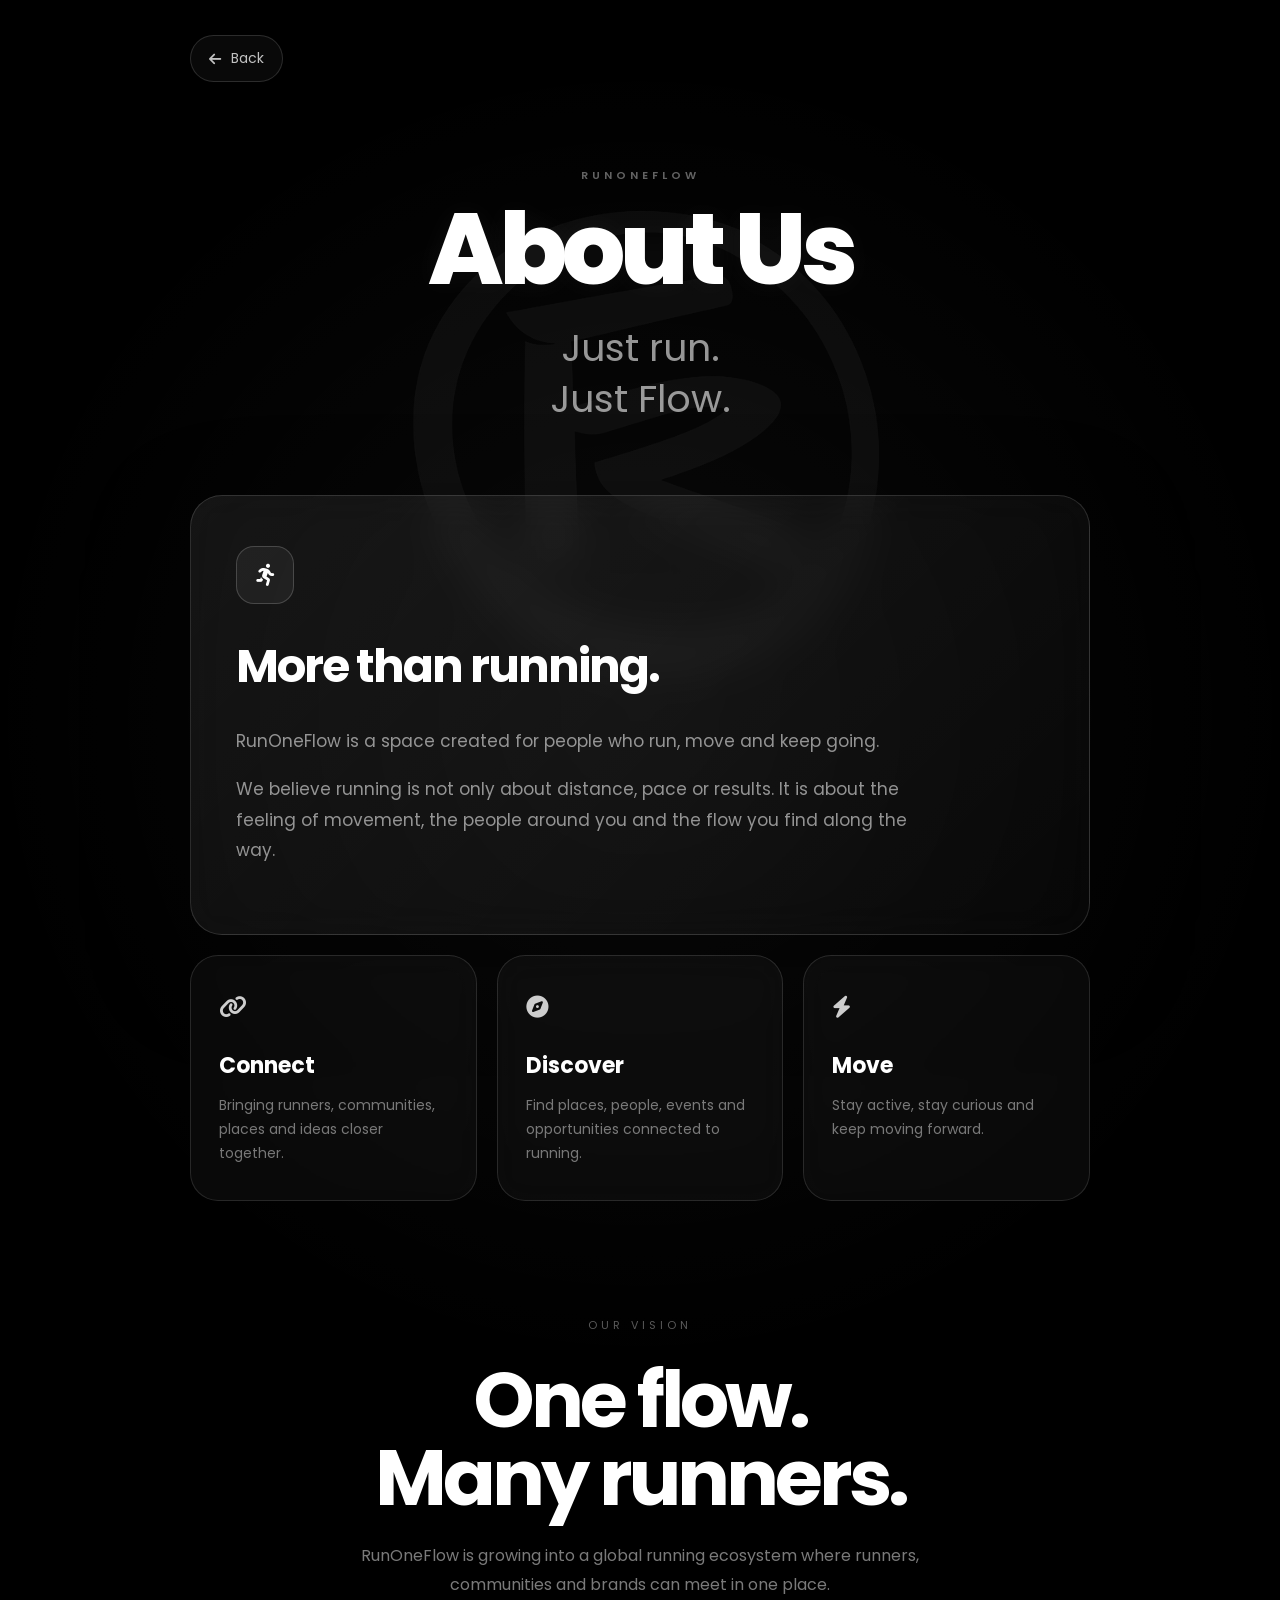
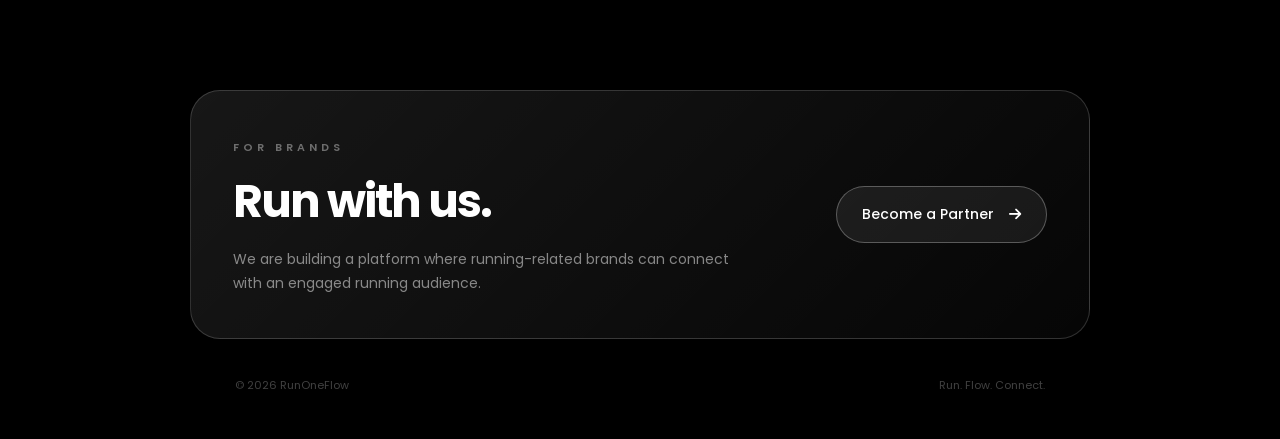
<file: about.html>
<!DOCTYPE html>
<html lang="en">

<head>

  <meta charset="UTF-8">

  <meta name="viewport"
        content="width=device-width, initial-scale=1.0">

  <title>About Us — RunOneFlow</title>

  <link rel="stylesheet" href="style.css">

  <link rel="preconnect"
        href="https://fonts.googleapis.com">

  <link rel="preconnect"
        href="https://fonts.gstatic.com"
        crossorigin>

  <link href="https://fonts.googleapis.com/css2?family=Poppins:wght@300;400;500;600;700;800&display=swap"
        rel="stylesheet">

  <link rel="stylesheet"
        href="https://cdnjs.cloudflare.com/ajax/libs/font-awesome/6.5.2/css/all.min.css">

</head>


<body>

  <main class="about-page">

    <!-- Background logo -->

    <img src="logo.PNG"
         class="about-logo"
         alt="RunOneFlow">


    <div class="about-container">


      <!-- Back -->

      <a href="index.html"
         class="back-button">

        <i class="fa-solid fa-arrow-left"></i>

        <span>Back</span>

      </a>


      <!-- Header -->

      <section class="about-header">

        <div class="small-label">
          RUNONEFLOW
        </div>

        <h1>
          About Us
        </h1>

        <p class="about-lead">
          Just run.<br>
          Just Flow.
        </p>

      </section>


      <!-- Main story -->

      <section class="about-card">

        <div class="card-icon">
          <i class="fa-solid fa-person-running"></i>
        </div>

        <h2>
          More than running.
        </h2>

        <p>
          RunOneFlow is a space created for people
          who run, move and keep going.
        </p>

        <p>
          We believe running is not only about distance,
          pace or results. It is about the feeling of
          movement, the people around you and the flow
          you find along the way.
        </p>

      </section>


      <!-- Mission -->

      <section class="about-grid">


        <div class="about-mini-card">

          <div class="mini-icon">
            <i class="fa-solid fa-link"></i>
          </div>

          <h3>
            Connect
          </h3>

          <p>
            Bringing runners, communities,
            places and ideas closer together.
          </p>

        </div>


        <div class="about-mini-card">

          <div class="mini-icon">
            <i class="fa-solid fa-compass"></i>
          </div>

          <h3>
            Discover
          </h3>

          <p>
            Find places, people, events and
            opportunities connected to running.
          </p>

        </div>


        <div class="about-mini-card">

          <div class="mini-icon">
            <i class="fa-solid fa-bolt"></i>
          </div>

          <h3>
            Move
          </h3>

          <p>
            Stay active, stay curious and
            keep moving forward.
          </p>

        </div>


      </section>


      <!-- Vision -->

      <section class="vision">

        <span>
          OUR VISION
        </span>

        <h2>
          One flow.<br>
          Many runners.
        </h2>

        <p>
          RunOneFlow is growing into a global
          running ecosystem where runners,
          communities and brands can meet
          in one place.
        </p>

      </section>


      <!-- Partners -->

      <section class="partner-card">

        <div>

          <span class="small-label">
            FOR BRANDS
          </span>

          <h2>
            Run with us.
          </h2>

          <p>
            We are building a platform where
            running-related brands can connect
            with an engaged running audience.
          </p>

        </div>


        <a href="index.html"
           class="premium-button">

          <span>
            Become a Partner
          </span>

          <i class="fa-solid fa-arrow-right"></i>

        </a>

      </section>


      <!-- Footer -->

      <footer class="about-footer">

        <span>
          © 2026 RunOneFlow
        </span>

        <span>
          Run. Flow. Connect.
        </span>

      </footer>


    </div>

  </main>


</body>

</html>
</file>
<file: style.css>
/* =========================================
   RunOneFlow — Premium Style
   ========================================= */

* {
  margin: 0;
  padding: 0;
  box-sizing: border-box;
}

html,
body {
  width: 100%;
  min-height: 100%;
}

body {
  font-family: "Poppins", sans-serif;
  background: #000;
  color: #fff;
  overflow-x: hidden;
}


/* =========================================
   HERO
   ========================================= */

.hero {
  position: relative;
  min-height: 100vh;
  width: 100%;

  display: flex;
  align-items: center;
  justify-content: center;

  overflow: hidden;

  background:
    radial-gradient(
      circle at 50% 45%,
      rgba(255,255,255,0.045),
      transparent 45%
    ),
    #000;
}


/* =========================================
   BACKGROUND LOGO
   ========================================= */

.background-logo {
  position: absolute;

  width: min(820px, 95vw);

  left: 50%;
  top: 50%;

  transform: translate(-50%, -50%);

  opacity: 0.075;

  filter:
    grayscale(1)
    contrast(1.2);

  pointer-events: none;

  animation: logoFloat 9s ease-in-out infinite;
}


/* Soft glow behind logo */

.hero::before {
  content: "";

  position: absolute;

  width: 650px;
  height: 650px;

  left: 50%;
  top: 50%;

  transform: translate(-50%, -50%);

  background: radial-gradient(
    circle,
    rgba(255,255,255,0.06),
    transparent 65%
  );

  filter: blur(30px);

  pointer-events: none;
}


/* =========================================
   CONTENT
   ========================================= */

.content {
  position: relative;
  z-index: 2;

  width: min(900px, 90%);

  text-align: center;

  padding: 60px 20px;
}


/* =========================================
   BRAND NAME
   ========================================= */

h1 {
  font-size: clamp(52px, 9vw, 110px);

  font-weight: 800;

  letter-spacing: -5px;

  line-height: 0.95;

  margin-bottom: 32px;

  color: #fff;

  text-shadow:
    0 0 30px rgba(255,255,255,0.05);

  animation: titleAppear 1.2s ease forwards;
}


/* =========================================
   TAGLINE
   ========================================= */

.tagline {
  font-size: clamp(24px, 4vw, 38px);

  font-weight: 400;

  line-height: 1.35;

  letter-spacing: -1px;

  color: rgba(255,255,255,0.62);

  margin-bottom: 55px;

  animation: fadeUp 1.2s ease 0.2s both;
}


/* =========================================
   LINKS
   ========================================= */

.links {
  width: min(650px, 100%);

  margin: 0 auto;

  display: flex;

  flex-direction: column;

  gap: 15px;
}


.link {
  position: relative;

  min-height: 72px;

  display: flex;

  align-items: center;

  justify-content: center;

  gap: 16px;

  padding: 18px 55px;

  border: 1px solid rgba(255,255,255,0.14);

  border-radius: 22px;

  background:
    linear-gradient(
      135deg,
      rgba(255,255,255,0.065),
      rgba(255,255,255,0.015)
    );

  color: #fff;

  text-decoration: none;

  font-size: 20px;

  font-weight: 500;

  backdrop-filter: blur(14px);

  -webkit-backdrop-filter: blur(14px);

  transition:
    transform 0.45s cubic-bezier(.2,.8,.2,1),
    border-color 0.45s ease,
    background 0.45s ease,
    box-shadow 0.45s ease;

  animation: fadeUp 0.8s ease both;
}


/* Stagger */

.link:nth-child(1) {
  animation-delay: 0.25s;
}

.link:nth-child(2) {
  animation-delay: 0.35s;
}

.link:nth-child(3) {
  animation-delay: 0.45s;
}

.link:nth-child(4) {
  animation-delay: 0.55s;
}

.link:nth-child(5) {
  animation-delay: 0.65s;
}


/* =========================================
   ICON
   ========================================= */

.icon {
  width: 30px;

  display: flex;

  align-items: center;
  justify-content: center;

  font-size: 21px;

  transition:
    transform 0.4s ease;
}


/* =========================================
   ARROW
   ========================================= */

.arrow {
  position: absolute;

  right: 22px;

  font-size: 13px;

  opacity: 0;

  transform: translateX(-8px);

  transition:
    opacity 0.35s ease,
    transform 0.35s ease;
}


/* =========================================
   HOVER
   ========================================= */

.link:hover {
  transform:
    translateY(-5px)
    scale(1.015);

  border-color:
    rgba(255,255,255,0.45);

  background:
    linear-gradient(
      135deg,
      rgba(255,255,255,0.12),
      rgba(255,255,255,0.035)
    );

  box-shadow:
    0 15px 45px rgba(0,0,0,0.45),
    0 0 25px rgba(255,255,255,0.04);
}


.link:hover .icon {
  transform: scale(1.15);
}


.link:hover .arrow {
  opacity: 0.8;

  transform: translateX(0);
}


/* =========================================
   DONATE / SUPPORT
   ========================================= */

.donate {
  margin-top: 12px;

  border-color:
    rgba(255,255,255,0.28);

  background:
    linear-gradient(
      135deg,
      rgba(255,255,255,0.10),
      rgba(255,255,255,0.025)
    );
}


.donate .icon {
  color: #fff;
}


.donate:hover {
  border-color:
    rgba(255,255,255,0.65);

  box-shadow:
    0 15px 50px rgba(255,255,255,0.08);
}


/* =========================================
   FOOTER
   ========================================= */

footer {
  position: absolute;

  bottom: 25px;

  left: 50%;

  transform: translateX(-50%);

  width: 90%;

  display: flex;

  justify-content: space-between;

  color: rgba(255,255,255,0.32);

  font-size: 12px;

  z-index: 3;
}


/* =========================================
   ANIMATIONS
   ========================================= */

@keyframes logoFloat {

  0% {
    transform:
      translate(-50%, -50%)
      scale(1);
  }

  50% {
    transform:
      translate(-50%, -50%)
      scale(1.035);
  }

  100% {
    transform:
      translate(-50%, -50%)
      scale(1);
  }
}


@keyframes titleAppear {

  from {
    opacity: 0;

    transform:
      translateY(25px)
      scale(0.97);
  }

  to {
    opacity: 1;

    transform:
      translateY(0)
      scale(1);
  }
}


@keyframes fadeUp {

  from {
    opacity: 0;

    transform:
      translateY(25px);
  }

  to {
    opacity: 1;

    transform:
      translateY(0);
  }
}


/* =========================================
   MOBILE
   ========================================= */

@media (max-width: 600px) {

  .hero {
    min-height: 100svh;

    align-items: center;
  }

  .background-logo {
    width: 120vw;

    opacity: 0.065;
  }

  .content {
    padding:
      50px 18px 80px;
  }

  h1 {
    font-size: clamp(52px, 15vw, 82px);

    letter-spacing: -4px;

    margin-bottom: 24px;
  }

  .tagline {
    font-size: 25px;

    line-height: 1.35;

    margin-bottom: 42px;
  }

  .links {
    gap: 13px;
  }

  .link {
    min-height: 66px;

    border-radius: 20px;

    font-size: 18px;

    padding:
      16px 45px;
  }

  .arrow {
    right: 18px;
  }

  footer {
    bottom: 18px;

    font-size: 10px;
  }
}


/* =========================================
   REDUCED MOTION
   ========================================= */

@media (prefers-reduced-motion: reduce) {

  *,
  *::before,
  *::after {
    animation: none !important;

    transition: none !important;
  }
}
/* =========================================
   ABOUT US — PREMIUM PAGE
   ========================================= */

.about-page {
  position: relative;
  min-height: 100vh;
  overflow: hidden;
  background:
    radial-gradient(
      circle at 50% 35%,
      rgba(255,255,255,0.045),
      transparent 45%
    ),
    #000;
}


/* =========================================
   BACKGROUND LOGO
   ========================================= */

.about-logo {
  position: fixed;

  width: min(850px, 120vw);

  left: 50%;
  top: 50%;

  transform: translate(-50%, -50%);

  opacity: 0.055;

  filter: grayscale(1) contrast(1.2);

  pointer-events: none;

  animation: aboutLogoFloat 10s ease-in-out infinite;
}


/* =========================================
   CONTAINER
   ========================================= */

.about-container {
  position: relative;

  z-index: 2;

  width: min(900px, 92%);

  margin: 0 auto;

  padding:
    35px 0 50px;
}


/* =========================================
   BACK BUTTON
   ========================================= */

.back-button {
  display: inline-flex;

  align-items: center;

  gap: 10px;

  padding: 12px 18px;

  border: 1px solid rgba(255,255,255,0.14);

  border-radius: 50px;

  color: rgba(255,255,255,0.75);

  background:
    rgba(255,255,255,0.035);

  backdrop-filter: blur(12px);

  -webkit-backdrop-filter: blur(12px);

  text-decoration: none;

  font-size: 14px;

  transition:
    0.4s ease;
}

.back-button:hover {
  color: #fff;

  border-color:
    rgba(255,255,255,0.4);

  transform:
    translateX(-4px);
}


/* =========================================
   HEADER
   ========================================= */

.about-header {
  text-align: center;

  padding:
    85px 20px 70px;
}

.small-label {
  font-size: 11px;

  font-weight: 600;

  letter-spacing: 4px;

  color:
    rgba(255,255,255,0.38);

  margin-bottom: 18px;
}


.about-header h1 {
  font-size:
    clamp(55px, 10vw, 100px);

  margin-bottom: 25px;

  letter-spacing: -5px;
}


.about-lead {
  font-size:
    clamp(24px, 4vw, 38px);

  line-height: 1.35;

  color:
    rgba(255,255,255,0.58);

  animation:
    fadeUp 1s ease 0.2s both;
}


/* =========================================
   MAIN CARD
   ========================================= */

.about-card {
  position: relative;

  padding:
    50px 45px;

  border:
    1px solid rgba(255,255,255,0.14);

  border-radius: 32px;

  background:
    linear-gradient(
      135deg,
      rgba(255,255,255,0.075),
      rgba(255,255,255,0.018)
    );

  backdrop-filter:
    blur(20px);

  -webkit-backdrop-filter:
    blur(20px);

  box-shadow:
    0 30px 100px rgba(0,0,0,0.35);

  margin-bottom: 20px;

  animation:
    fadeUp 0.9s ease both;
}


.card-icon {
  width: 58px;

  height: 58px;

  display: flex;

  align-items: center;

  justify-content: center;

  border:
    1px solid rgba(255,255,255,0.18);

  border-radius: 18px;

  margin-bottom: 28px;

  font-size: 22px;

  background:
    rgba(255,255,255,0.05);
}


.about-card h2 {
  font-size:
    clamp(30px, 5vw, 46px);

  letter-spacing:
    -2px;

  margin-bottom: 25px;
}


.about-card p {
  max-width: 700px;

  margin-bottom: 18px;

  font-size: 17px;

  line-height: 1.8;

  color:
    rgba(255,255,255,0.55);
}


/* =========================================
   THREE CARDS
   ========================================= */

.about-grid {
  display: grid;

  grid-template-columns:
    repeat(3, 1fr);

  gap: 20px;

  margin-bottom: 20px;
}


.about-mini-card {
  padding:
    35px 28px;

  border:
    1px solid rgba(255,255,255,0.12);

  border-radius: 28px;

  background:
    rgba(255,255,255,0.035);

  backdrop-filter:
    blur(16px);

  -webkit-backdrop-filter:
    blur(16px);

  transition:
    transform 0.45s ease,
    border-color 0.45s ease,
    background 0.45s ease;

  animation:
    fadeUp 0.8s ease both;
}


.about-mini-card:nth-child(2) {
  animation-delay: 0.1s;
}


.about-mini-card:nth-child(3) {
  animation-delay: 0.2s;
}


.about-mini-card:hover {
  transform:
    translateY(-7px);

  border-color:
    rgba(255,255,255,0.35);

  background:
    rgba(255,255,255,0.065);
}


.mini-icon {
  font-size: 22px;

  margin-bottom: 25px;

  color:
    rgba(255,255,255,0.8);
}


.about-mini-card h3 {
  font-size: 22px;

  margin-bottom: 12px;
}


.about-mini-card p {
  font-size: 14px;

  line-height: 1.7;

  color:
    rgba(255,255,255,0.45);
}


/* =========================================
   VISION
   ========================================= */

.vision {
  text-align: center;

  padding:
    90px 30px;

  animation:
    fadeUp 1s ease both;
}


.vision > span {
  font-size: 11px;

  letter-spacing: 4px;

  color:
    rgba(255,255,255,0.35);
}


.vision h2 {
  font-size:
    clamp(42px, 8vw, 78px);

  line-height: 1;

  letter-spacing:
    -4px;

  margin:
    25px 0;
}


.vision p {
  max-width: 600px;

  margin: auto;

  font-size: 16px;

  line-height: 1.8;

  color:
    rgba(255,255,255,0.48);
}


/* =========================================
   PARTNER CARD
   ========================================= */

.partner-card {
  display: flex;

  align-items: center;

  justify-content: space-between;

  gap: 40px;

  padding:
    42px;

  border:
    1px solid rgba(255,255,255,0.17);

  border-radius: 30px;

  background:
    linear-gradient(
      135deg,
      rgba(255,255,255,0.09),
      rgba(255,255,255,0.025)
    );

  backdrop-filter:
    blur(20px);

  -webkit-backdrop-filter:
    blur(20px);

  margin-bottom: 50px;

  animation:
    fadeUp 1s ease both;
}


.partner-card h2 {
  font-size:
    clamp(30px, 5vw, 45px);

  letter-spacing:
    -2px;

  margin:
    10px 0 12px;
}


.partner-card p {
  max-width: 500px;

  font-size: 14px;

  line-height: 1.7;

  color:
    rgba(255,255,255,0.5);
}


/* =========================================
   PREMIUM BUTTON
   ========================================= */

.premium-button {
  flex-shrink: 0;

  display: inline-flex;

  align-items: center;

  gap: 15px;

  padding:
    17px 25px;

  border:
    1px solid rgba(255,255,255,0.28);

  border-radius: 50px;

  color: #fff;

  text-decoration: none;

  font-size: 14px;

  font-weight: 500;

  background:
    rgba(255,255,255,0.07);

  transition:
    transform 0.4s ease,
    background 0.4s ease,
    border-color 0.4s ease,
    box-shadow 0.4s ease;
}


.premium-button:hover {
  transform:
    translateY(-3px);

  background:
    rgba(255,255,255,0.14);

  border-color:
    rgba(255,255,255,0.6);

  box-shadow:
    0 15px 40px rgba(255,255,255,0.07);
}


.premium-button i {
  transition:
    transform 0.4s ease;
}


.premium-button:hover i {
  transform:
    translateX(5px);
}


/* =========================================
   FOOTER
   ========================================= */

.about-footer {
  display: flex;

  justify-content: space-between;

  padding:
    20px 0;

  color:
    rgba(255,255,255,0.25);

  font-size: 11px;
}


/* =========================================
   ANIMATION
   ========================================= */

@keyframes aboutLogoFloat {

  0% {
    transform:
      translate(-50%, -50%)
      scale(1);
  }

  50% {
    transform:
      translate(-50%, -50%)
      scale(1.04);
  }

  100% {
    transform:
      translate(-50%, -50%)
      scale(1);
  }
}


/* =========================================
   MOBILE
   ========================================= */

@media (max-width: 700px) {

  .about-container {
    width: 90%;

    padding-bottom: 35px;
  }


  .about-header {
    padding:
      65px 10px 50px;
  }


  .about-header h1 {
    font-size:
      clamp(52px, 15vw, 78px);

    letter-spacing:
      -4px;
  }


  .about-lead {
    font-size: 25px;
  }


  .about-card {
    padding:
      35px 25px;

    border-radius: 26px;
  }


  .about-card p {
    font-size: 15px;

    line-height: 1.7;
  }


  .about-grid {
    grid-template-columns: 1fr;

    gap: 14px;
  }


  .about-mini-card {
    padding:
      28px 25px;
  }


  .vision {
    padding:
      70px 15px;
  }


  .vision h2 {
    letter-spacing:
      -3px;
  }


  .partner-card {
    flex-direction: column;

    align-items: flex-start;

    padding:
      30px 25px;

    border-radius: 26px;
  }


  .premium-button {
    width: 100%;

    justify-content: center;
  }


  .about-footer {
    flex-direction: column;

    align-items: center;

    gap: 8px;

    padding-bottom: 10px;
  }


  .about-logo {
    width: 140vw;

    opacity: 0.045;
  }
}
/* =========================================================
   RUNONEFLOW FLOW CALENDAR — PREMIUM LUNAR DASHBOARD
   ========================================================= */

.flow-calendar-page {
  margin: 0;
  min-height: 100vh;
  font-family: "Poppins", sans-serif;
  color: #eef4ff;
  background:
    radial-gradient(circle at 50% 10%, rgba(52, 77, 130, 0.16), transparent 28%),
    radial-gradient(circle at 85% 30%, rgba(95, 64, 170, 0.10), transparent 35%),
    linear-gradient(180deg, #050914 0%, #07111d 48%, #03070d 100%);
  overflow-x: hidden;
}

.flow-calendar-page::before {
  content: "";
  position: fixed;
  inset: 0;
  pointer-events: none;
  opacity: 0.35;
  background-image:
    radial-gradient(circle at 10% 20%, rgba(255,255,255,.8) 0 1px, transparent 1.2px),
    radial-gradient(circle at 30% 12%, rgba(255,255,255,.55) 0 1px, transparent 1.2px),
    radial-gradient(circle at 62% 18%, rgba(255,255,255,.45) 0 1px, transparent 1.2px),
    radial-gradient(circle at 80% 8%, rgba(255,255,255,.6) 0 1px, transparent 1.2px),
    radial-gradient(circle at 92% 28%, rgba(255,255,255,.55) 0 1px, transparent 1.2px);
  background-size: 260px 260px;
}

.flow-app {
  width: min(1500px, calc(100% - 36px));
  margin: 0 auto;
  padding: 24px 0 36px;
}


/* =========================
   NAV
   ========================= */

.flow-nav {
  display: grid;
  grid-template-columns: 1fr auto 1fr;
  align-items: center;
  gap: 30px;
  margin-bottom: 32px;
}

.flow-logo {
  display: flex;
  flex-direction: column;
}

.flow-logo a {
  color: #fff;
  text-decoration: none;
  font-size: 23px;
  font-weight: 700;
  letter-spacing: -0.7px;
}

.flow-logo span {
  margin-top: 2px;
  font-size: 9px;
  letter-spacing: 2.5px;
  color: rgba(215,226,255,.6);
  text-transform: uppercase;
}

.flow-menu {
  display: flex;
  gap: 36px;
}

.flow-menu a {
  position: relative;
  color: rgba(220,230,255,.62);
  text-decoration: none;
  font-size: 12px;
  letter-spacing: .5px;
  transition: .25s ease;
}

.flow-menu a:hover,
.flow-menu a.active {
  color: #6feaff;
}

.flow-menu a.active::after {
  content: "";
  position: absolute;
  left: 0;
  right: 0;
  bottom: -10px;
  height: 2px;
  background: linear-gradient(90deg, #50d9ff, #ad74ff);
  box-shadow: 0 0 12px rgba(80,217,255,.5);
}

.flow-current-date {
  justify-self: end;
  font-size: 12px;
  color: rgba(215,226,255,.72);
}


/* =========================
   HERO GRID
   ========================= */

.flow-hero {
  display: grid;
  grid-template-columns: 0.95fr 1.7fr 1fr;
  gap: 22px;
  align-items: stretch;
}

.flow-status-card,
.flow-forecast-card,
.flow-chart-section,
.phase-detail-card {
  border: 1px solid rgba(102,151,255,.14);
  background:
    linear-gradient(180deg, rgba(10,21,37,.84), rgba(4,11,22,.76));
  box-shadow:
    inset 0 1px 0 rgba(255,255,255,.025),
    0 24px 55px rgba(0,0,0,.24);
  backdrop-filter: blur(18px);
}


/* =========================
   LEFT STATUS
   ========================= */

.flow-status-card {
  border-radius: 20px;
  padding: 30px 28px;
}

.flow-label {
  margin: 0 0 10px;
  font-size: 11px;
  font-weight: 500;
  letter-spacing: 1.4px;
  color: #85caff;
}

.flow-status-card h2 {
  margin: 0;
  font-size: 42px;
  line-height: 1;
  letter-spacing: -1.4px;
  color: #b9e8ff;
}

.flow-status-card h3 {
  margin: 12px 0 18px;
  font-size: 17px;
  font-weight: 500;
  color: #42bfff;
}

.flow-status-card > p {
  font-size: 14px;
  line-height: 1.8;
  color: rgba(227,235,255,.72);
}

.status-detail {
  display: grid;
  grid-template-columns: 54px 1fr;
  align-items: center;
  gap: 16px;
  margin-top: 26px;
}

.status-icon {
  width: 52px;
  height: 52px;
  display: grid;
  place-items: center;
  border-radius: 50%;
  border: 1px solid rgba(115,127,255,.5);
  box-shadow:
    inset 0 0 18px rgba(111,82,255,.08),
    0 0 20px rgba(86,137,255,.08);
  color: #79dcff;
  font-size: 19px;
}

.status-detail span {
  display: block;
  margin-bottom: 4px;
  font-size: 9px;
  color: rgba(206,219,255,.44);
  letter-spacing: 1px;
}

.status-detail strong {
  font-size: 13px;
  font-weight: 500;
  color: #eaf3ff;
}

.flow-status-card blockquote {
  margin: 30px 0 0;
  padding: 18px 0 0;
  border-top: 1px solid rgba(255,255,255,.06);
  font-size: 13px;
  font-style: italic;
  color: rgba(187,208,255,.58);
}


/* =========================
   CENTER MOON
   ========================= */

.flow-moon-center {
  position: relative;
  min-height: 640px;
  display: flex;
  flex-direction: column;
  align-items: center;
  justify-content: flex-start;
  padding-top: 6px;
  overflow: visible;
}

.lunar-day-label {
  font-size: 11px;
  letter-spacing: 1.7px;
  color: rgba(198,214,255,.7);
}

.lunar-day-number {
  display: flex;
  align-items: baseline;
  gap: 5px;
  margin-top: 2px;
  z-index: 5;
}

.lunar-day-number strong {
  font-size: 52px;
  line-height: 1;
  font-weight: 600;
  color: #e8eeff;
  text-shadow: 0 0 18px rgba(115,155,255,.22);
}

.lunar-day-number span {
  font-size: 17px;
  color: rgba(211,223,255,.65);
}


/* moon scene */

.moon-scene {
  position: relative;
  width: min(510px, 88%);
  aspect-ratio: 1;
  display: grid;
  place-items: center;
  margin-top: -4px;
}

.moon-outer-ring {
  position: absolute;
  inset: 8%;
  border-radius: 50%;
  border: 2px dashed rgba(101,157,255,.34);
  box-shadow: 0 0 30px rgba(84,126,255,.06);
}

.moon-outer-ring::after {
  content: "";
  position: absolute;
  width: 11px;
  height: 11px;
  border-radius: 50%;
  top: 14%;
  right: 4%;
  background: #63dbff;
  box-shadow: 0 0 15px #63dbff;
}


/* central moon */

.moon-body {
  position: relative;
  width: 70%;
  aspect-ratio: 1;
  border-radius: 50%;
  overflow: hidden;

  background:
    radial-gradient(circle at 66% 39%, rgba(255,255,255,.72) 0 1.8%, transparent 2.1%),
    radial-gradient(circle at 55% 64%, rgba(210,220,245,.5) 0 3%, transparent 3.4%),
    radial-gradient(circle at 76% 56%, rgba(255,255,255,.42) 0 2%, transparent 2.4%),
    radial-gradient(circle at 34% 25%, rgba(255,255,255,.28) 0 3.2%, transparent 3.8%),
    radial-gradient(circle at 62% 28%, rgba(255,255,255,.16) 0 8%, transparent 9%),
    radial-gradient(circle at 65% 42%, #e9edff 0%, #bec8e2 35%, #7684a4 62%, #39445d 78%, #121824 100%);

  box-shadow:
    inset -55px -35px 65px rgba(0,0,0,.58),
    inset 30px 8px 48px rgba(255,255,255,.18),
    0 0 35px rgba(113,159,255,.35),
    0 0 90px rgba(96,107,255,.13);

  z-index: 3;
}

.moon-body::before,
.moon-body::after {
  content: "";
  position: absolute;
  border-radius: 50%;
  background: rgba(41,52,78,.35);
  box-shadow:
    45px 22px 0 8px rgba(58,69,92,.17),
    86px -14px 0 13px rgba(70,81,109,.13),
    105px 62px 0 6px rgba(43,52,75,.18),
    12px 93px 0 12px rgba(46,58,82,.18);
}

.moon-body::before {
  width: 38px;
  height: 38px;
  top: 25%;
  left: 50%;
}

.moon-body::after {
  width: 24px;
  height: 24px;
  top: 55%;
  left: 59%;
}

.moon-shadow {
  position: absolute;
  z-index: 5;
  inset: -2%;
  border-radius: 50%;
  background:
    radial-gradient(circle at 85% 50%, transparent 0 48%, rgba(4,9,17,.16) 55%, rgba(2,6,12,.88) 76%);
}

.moon-texture {
  position: absolute;
  inset: 0;
  z-index: 4;
  border-radius: inherit;
  opacity: .25;
  background:
    radial-gradient(circle at 30% 30%, transparent 0 2px, rgba(255,255,255,.25) 3px, transparent 4px);
  background-size: 33px 33px;
}


/* flowing data waves */

.moon-wave {
  position: absolute;
  left: -24%;
  width: 148%;
  height: 170px;
  border-radius: 50%;
  border-top: 2px solid rgba(64,173,255,.58);
  filter: drop-shadow(0 0 7px rgba(67,157,255,.42));
  transform-origin: center;
  z-index: 4;
  pointer-events: none;
}

.moon-wave::before,
.moon-wave::after {
  content: "";
  position: absolute;
  inset: 7px 0 auto;
  height: 100%;
  border-radius: 50%;
  border-top: 1px solid rgba(141,95,255,.48);
}

.moon-wave::after {
  inset: 14px 0 auto;
  border-top-color: rgba(238,85,255,.32);
}

.moon-wave-one {
  top: 62%;
  transform: rotate(7deg) scaleY(.47);
}

.moon-wave-two {
  top: 67%;
  transform: rotate(-5deg) scaleY(.32);
  opacity: .65;
}

.moon-wave-three {
  top: 72%;
  transform: rotate(9deg) scaleY(.22);
  opacity: .38;
}


/* central data */

.main-load {
  position: relative;
  z-index: 8;
  margin-top: -36px;
  text-align: center;
}

.main-load strong {
  display: block;
  font-size: 55px;
  font-weight: 500;
  line-height: 1;
  letter-spacing: -1.5px;
  color: #ecebff;
  text-shadow: 0 0 26px rgba(141,106,255,.25);
}

.main-load span {
  display: block;
  margin-top: 8px;
  font-size: 11px;
  letter-spacing: 1.7px;
  color: rgba(205,201,255,.72);
}

.training-mode {
  margin-top: 20px;
  min-width: 260px;
  padding: 12px 25px;
  text-align: center;
  border-radius: 999px;
  border: 1px solid rgba(92,134,255,.72);
  background: rgba(8,15,35,.55);
  box-shadow:
    inset 0 0 18px rgba(110,87,255,.10),
    0 0 20px rgba(75,113,255,.12);
  font-size: 12px;
  letter-spacing: .8px;
}

.training-message {
  margin: 12px 0 0;
  font-size: 12px;
  color: rgba(220,225,255,.65);
}


/* =========================
   RIGHT FORECAST
   ========================= */

.flow-forecast-card {
  border-radius: 20px;
  padding: 26px 24px;
}

.forecast-title {
  display: flex;
  align-items: center;
  justify-content: space-between;
}

.forecast-title h2 {
  margin: 0;
  font-size: 26px;
  color: #f0f4ff;
}

.forecast-list {
  margin-top: 16px;
}

.forecast-day {
  display: grid;
  grid-template-columns: 66px 38px 1fr 48px;
  align-items: center;
  gap: 12px;
  min-height: 69px;
  padding: 10px 0;
  border-bottom: 1px solid rgba(255,255,255,.055);
}

.forecast-date strong,
.forecast-date span,
.forecast-phase span,
.forecast-phase strong {
  display: block;
}

.forecast-date strong {
  font-size: 11px;
  color: #dde8ff;
}

.forecast-date span,
.forecast-phase span {
  margin-top: 2px;
  font-size: 10px;
  color: rgba(194,210,243,.57);
}

.forecast-phase strong {
  margin-top: 2px;
  font-size: 11px;
  font-weight: 500;
  color: #edf3ff;
}

.forecast-moon {
  width: 33px;
  height: 33px;
  display: grid;
  place-items: center;
  border-radius: 50%;
  font-size: 28px;
  color: #dfe9ff;
  text-shadow: 0 0 12px rgba(148,176,255,.5);
}

.forecast-load {
  justify-self: end;
  font-size: 13px;
  font-weight: 600;
  color: #79d9ff;
}

.forecast-button {
  width: 100%;
  margin-top: 20px;
  padding: 12px;
  border-radius: 999px;
  border: 1px solid rgba(89,120,255,.52);
  color: #e9efff;
  background:
    linear-gradient(180deg, rgba(25,38,74,.45), rgba(8,13,30,.5));
  font-family: inherit;
  cursor: pointer;
}


/* =========================
   CHART
   ========================= */

.flow-chart-section {
  margin-top: 24px;
  padding: 28px 28px 22px;
  border-radius: 20px;
}

.flow-chart-header {
  display: flex;
  align-items: center;
  justify-content: space-between;
  gap: 20px;
}

.flow-chart-header h2 {
  margin: 0;
  font-size: 22px;
  font-weight: 500;
}

.chart-tabs {
  display: flex;
  border: 1px solid rgba(92,121,204,.22);
  border-radius: 999px;
  overflow: hidden;
}

.chart-tabs button {
  padding: 8px 18px;
  border: 0;
  border-right: 1px solid rgba(255,255,255,.05);
  background: transparent;
  color: rgba(211,220,245,.55);
  font-family: inherit;
  font-size: 10px;
}

.chart-tabs button.active {
  color: white;
  background: linear-gradient(90deg, rgba(73,216,255,.75), rgba(139,89,255,.82));
  box-shadow: 0 0 24px rgba(97,123,255,.22);
}

.flow-chart-wrapper {
  position: relative;
  margin-top: 24px;
  height: 290px;
  padding: 0 15px;
  background-image:
    linear-gradient(rgba(109,137,203,.08) 1px, transparent 1px),
    linear-gradient(90deg, rgba(109,137,203,.08) 1px, transparent 1px);
  background-size: 56px 52px;
  border-radius: 14px;
}

#flowChart {
  width: 100%;
  height: 250px;
  overflow: visible;
}

.chart-line {
  fill: none;
  stroke: url(#flowGradient);
  stroke-width: 4;
  filter: drop-shadow(0 0 7px rgba(98,104,255,.6));
}

.chart-area-fill {
  fill: url(#flowAreaGradient);
}

.today-point {
  fill: #d8a2ff;
  stroke: #fff;
  stroke-width: 3;
  filter: drop-shadow(0 0 9px #a94cff);
}

.chart-scale {
  position: absolute;
  left: 20px;
  right: 20px;
  bottom: 10px;
  display: flex;
  justify-content: space-between;
  color: rgba(205,217,243,.48);
  font-size: 10px;
}


/* phase legend under chart */

.flow-phase-legend {
  display: grid;
  grid-template-columns: repeat(4, 1fr);
  gap: 20px;
  margin-top: 18px;
}

.legend-phase {
  display: flex;
  align-items: center;
  gap: 14px;
  padding: 8px 10px;
}

.legend-moon {
  font-size: 36px;
  color: #e6eeff;
  text-shadow: 0 0 14px rgba(114,151,255,.25);
}

.legend-phase strong,
.legend-phase span {
  display: block;
}

.legend-phase strong {
  font-size: 12px;
}

.legend-phase span {
  margin-top: 3px;
  font-size: 10px;
  color: rgba(196,209,238,.5);
}


/* =========================
   PHASE CARDS
   ========================= */

.phase-details {
  display: grid;
  grid-template-columns: repeat(4, 1fr);
  gap: 16px;
  margin-top: 18px;
}

.phase-detail-card {
  min-height: 130px;
  border-radius: 18px;
  padding: 23px;
  transition: .25s ease;
}

.phase-detail-card:hover {
  transform: translateY(-4px);
  border-color: rgba(93,171,255,.26);
}

.phase-detail-card span {
  font-size: 9px;
  letter-spacing: 1px;
  color: rgba(185,204,238,.48);
}

.phase-detail-card h3 {
  margin: 8px 0 2px;
  font-size: 20px;
  color: #72ddff;
}

.phase-detail-card:nth-child(2) h3 {
  color: #b690ff;
}

.phase-detail-card:nth-child(3) h3 {
  color: #e176ff;
}

.phase-detail-card:nth-child(4) h3 {
  color: #69dfff;
}

.phase-detail-card p {
  margin: 0;
  font-size: 11px;
  color: rgba(215,226,248,.62);
}


/* =========================
   FOOTER
   ========================= */

.flow-footer {
  padding: 28px 0 8px;
  text-align: center;
}

.flow-footer p {
  margin: 0;
  font-size: 12px;
  color: rgba(225,233,250,.62);
}

.flow-footer small {
  display: block;
  margin-top: 6px;
  font-size: 9px;
  color: rgba(187,200,225,.36);
}


/* =========================
   RESPONSIVE
   ========================= */

@media (max-width: 1100px) {

  .flow-hero {
    grid-template-columns: 1fr 1.55fr;
  }

  .flow-forecast-card {
    grid-column: 1 / -1;
  }

  .forecast-list {
    display: grid;
    grid-template-columns: repeat(2, 1fr);
    gap: 0 30px;
  }
}

@media (max-width: 760px) {

  .flow-app {
    width: min(100% - 20px, 650px);
  }

  .flow-nav {
    grid-template-columns: 1fr auto;
  }

  .flow-menu {
    display: none;
  }

  .flow-hero {
    grid-template-columns: 1fr;
  }

  .flow-status-card {
    order: 2;
  }

  .flow-moon-center {
    order: 1;
    min-height: 580px;
  }

  .flow-forecast-card {
    order: 3;
  }

  .moon-scene {
    width: min(470px, 100%);
  }

  .forecast-list {
    grid-template-columns: 1fr;
  }

  .flow-chart-header {
    align-items: flex-start;
    flex-direction: column;
  }

  .chart-tabs {
    width: 100%;
  }

  .chart-tabs button {
    flex: 1;
    padding-inline: 8px;
  }

  .flow-phase-legend,
  .phase-details {
    grid-template-columns: repeat(2, 1fr);
  }
}

@media (max-width: 480px) {

  .flow-current-date {
    font-size: 10px;
  }

  .flow-logo a {
    font-size: 19px;
  }

  .lunar-day-number strong {
    font-size: 44px;
  }

  .moon-scene {
    width: 108%;
  }

  .main-load strong {
    font-size: 46px;
  }

  .training-mode {
    min-width: 220px;
  }

  .flow-phase-legend,
  .phase-details {
    grid-template-columns: 1fr;
  }

  .flow-chart-section {
    padding-inline: 14px;
  }
}
/* ==========================================
   MOON PHASE STATES
   ========================================== */

.moon-body {
  transition:
    box-shadow 0.8s ease,
    filter 0.8s ease,
    opacity 0.8s ease;
}


/* NEW MOON */

.moon-new {
  filter: brightness(.28);
  box-shadow:
    inset 0 0 80px rgba(0,0,0,.95),
    0 0 25px rgba(80,100,170,.12);
}


/* WAXING CRESCENT */

.moon-waxing-crescent {
  filter: brightness(.68);
}


/* FIRST QUARTER */

.moon-first-quarter {
  filter: brightness(.82);
}


/* WAXING GIBBOUS */

.moon-waxing-gibbous {
  filter: brightness(.95);
}


/* FULL MOON */

.moon-full {
  filter: brightness(1.22);
  box-shadow:
    inset -20px -15px 40px rgba(0,0,0,.2),
    inset 22px 10px 45px rgba(255,255,255,.18),
    0 0 35px rgba(180,210,255,.55),
    0 0 95px rgba(120,140,255,.28),
    0 0 150px rgba(100,110,255,.12);
}


/* WANING GIBBOUS */

.moon-waning-gibbous {
  filter: brightness(.95);
}


/* LAST QUARTER */

.moon-last-quarter {
  filter: brightness(.78);
}


/* WANING CRESCENT */

.moon-waning-crescent {
  filter: brightness(.58);
}
/* ==========================================
   ANIMATED FLOW WAVES
   ========================================== */

.moon-wave {
  will-change: transform, opacity;
}


/* LOAD WAVE */

.moon-wave-one {
  animation:
    flowWaveLoad 7s ease-in-out infinite;
}


/* RECOVERY WAVE */

.moon-wave-two {
  animation:
    flowWaveRecovery 9s ease-in-out infinite;
}


/* READINESS WAVE */

.moon-wave-three {
  animation:
    flowWaveReadiness 11s ease-in-out infinite;
}


/* ==========================================
   LOAD
   ========================================== */

@keyframes flowWaveLoad {

  0% {
    margin-left: -10px;
    filter:
      drop-shadow(0 0 5px rgba(67,157,255,.28));
  }

  50% {
    margin-left: 12px;
    filter:
      drop-shadow(0 0 13px rgba(67,157,255,.58));
  }

  100% {
    margin-left: -10px;
    filter:
      drop-shadow(0 0 5px rgba(67,157,255,.28));
  }

}


/* ==========================================
   RECOVERY
   ========================================== */

@keyframes flowWaveRecovery {

  0% {
    margin-left: 10px;
    filter:
      drop-shadow(0 0 4px rgba(137,96,255,.25));
  }

  50% {
    margin-left: -14px;
    filter:
      drop-shadow(0 0 11px rgba(137,96,255,.52));
  }

  100% {
    margin-left: 10px;
    filter:
      drop-shadow(0 0 4px rgba(137,96,255,.25));
  }

}


/* ==========================================
   READINESS
   ========================================== */

@keyframes flowWaveReadiness {

  0% {
    margin-left: -4px;
    filter:
      drop-shadow(0 0 3px rgba(238,85,255,.20));
  }

  50% {
    margin-left: 8px;
    filter:
      drop-shadow(0 0 9px rgba(238,85,255,.42));
  }

  100% {
    margin-left: -4px;
    filter:
      drop-shadow(0 0 3px rgba(238,85,255,.20));
  }

}


/* ==========================================
   INTERNAL WAVE MOTION
   ========================================== */

.moon-wave::before {
  animation:
    innerWaveOne 6s ease-in-out infinite;
}

.moon-wave::after {
  animation:
    innerWaveTwo 8s ease-in-out infinite;
}


@keyframes innerWaveOne {

  0% {
    transform:
      translateX(-8px)
      scaleY(.96);
  }

  50% {
    transform:
      translateX(12px)
      scaleY(1.08);
  }

  100% {
    transform:
      translateX(-8px)
      scaleY(.96);
  }

}


@keyframes innerWaveTwo {

  0% {
    transform:
      translateX(10px)
      scaleY(1.04);
  }

  50% {
    transform:
      translateX(-10px)
      scaleY(.93);
  }

  100% {
    transform:
      translateX(10px)
      scaleY(1.04);
  }

}


/* ==========================================
   SMOOTH APPEARANCE
   ========================================== */

.moon-wave,
.moon-wave::before,
.moon-wave::after {
  transition:
    opacity .8s ease,
    filter .8s ease,
    transform .8s ease;
}


/* ==========================================
   REDUCED MOTION ACCESSIBILITY
   ========================================== */

@media (prefers-reduced-motion: reduce) {

  .moon-wave,
  .moon-wave::before,
  .moon-wave::after {
    animation: none !important;
  }

}
/* =========================================
   30-DAY DATA WAVES
========================================= */

.data-wave {
  fill: none;
  stroke-width: 3;
  stroke-linecap: round;
  stroke-linejoin: round;

  opacity: .9;

  stroke-dasharray: 18 10;

  animation:
    flowDash 10s linear infinite,
    flowGlow 4s ease-in-out infinite;

  pointer-events: none;
}


/* LOAD */

.wave-load {
  stroke: #42d9ff;
  filter:
    drop-shadow(0 0 6px rgba(66,217,255,.65));
}


/* ENERGY */

.wave-energy {
  stroke: #816cff;
  opacity: .75;

  animation-duration:
    12s,
    5s;

  filter:
    drop-shadow(0 0 6px rgba(129,108,255,.55));
}


/* FOCUS */

.wave-focus {
  stroke: #dd5cff;
  opacity: .68;

  animation-duration:
    14s,
    6s;

  filter:
    drop-shadow(0 0 6px rgba(221,92,255,.5));
}


/* RECOVERY */

.wave-recovery {
  stroke: #7cf6d3;
  opacity: .65;

  animation-duration:
    16s,
    7s;

  filter:
    drop-shadow(0 0 6px rgba(124,246,211,.45));
}


/* MOVEMENT */

@keyframes flowDash {

  from {
    stroke-dashoffset: 0;
  }

  to {
    stroke-dashoffset: -280;
  }

}


/* GLOW BREATHING */

@keyframes flowGlow {

  0%,
  100% {
    opacity: .55;
  }

  50% {
    opacity: 1;
  }

}


/* ACCESSIBILITY */

@media (prefers-reduced-motion: reduce) {

  .data-wave {
    animation: none;
  }

}
/* =========================================
   FLOW WAVE LEGEND
========================================= */

.wave-legend {
  display: flex;
  flex-wrap: wrap;
  gap: 18px;
  align-items: center;
  margin-top: 18px;
  margin-bottom: 8px;
}

.legend-item {
  display: flex;
  align-items: center;
  gap: 8px;

  font-size: 12px;
  letter-spacing: .08em;
  text-transform: uppercase;

  color: rgba(255,255,255,.72);
}

.legend-line {
  width: 34px;
  height: 3px;
  border-radius: 999px;
  display: inline-block;
}

.load-line {
  background: #42d9ff;
  box-shadow: 0 0 8px rgba(66,217,255,.7);
}

.energy-line {
  background: #816cff;
  box-shadow: 0 0 8px rgba(129,108,255,.6);
}

.focus-line {
  background: #dd5cff;
  box-shadow: 0 0 8px rgba(221,92,255,.55);
}

.recovery-line {
  background: #7cf6d3;
  box-shadow: 0 0 8px rgba(124,246,211,.5);
}
/* FLOW DAY — CENTER */

.lunar-day-display {
  width: 100%;
  text-align: center;
}

.lunar-day-number {
  display: flex;
  justify-content: center;
  align-items: center;

  width: 100%;

  margin: 8px auto 10px;
}

.lunar-day-number strong {
  display: block;

  margin: 0 auto;

  text-align: center;

  font-size: clamp(64px, 10vw, 96px);
  line-height: 1;

  transition:
    color .6s ease,
    text-shadow .6s ease;
}

.flow-day-label,
.lunar-progress-label {
  text-align: center;
}
</file>
